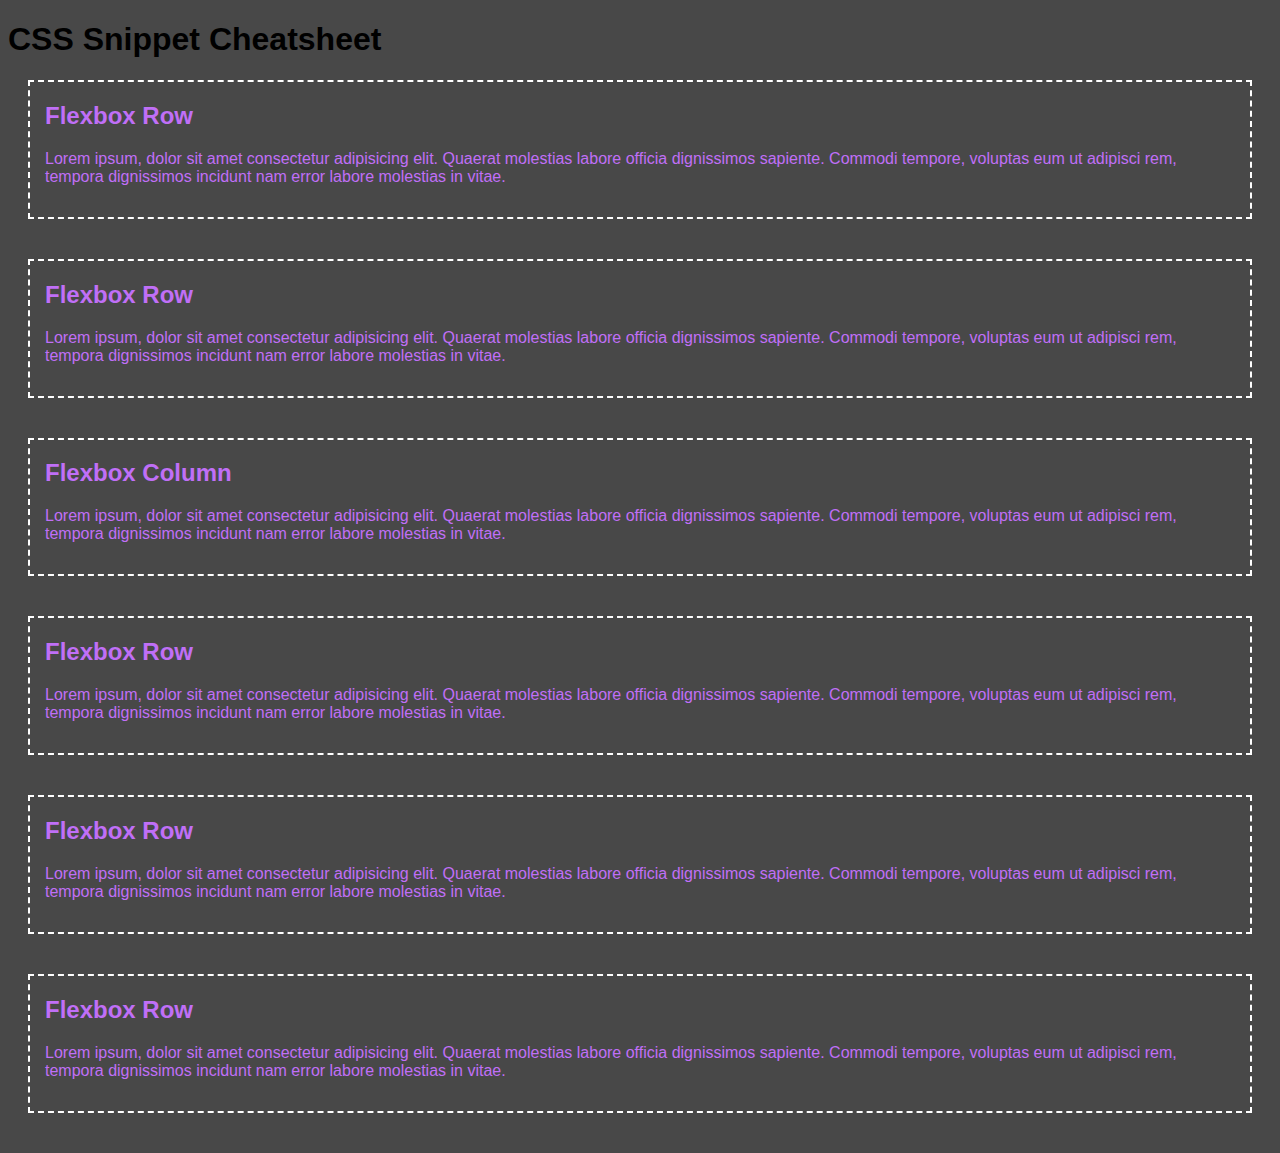
<file: 2/index.html>
<!DOCTYPE html>
<html lang="en">

<head>
    <meta charset="UTF-8">
    <meta http-equiv="X-UA-Compatible" content="IE=edge">
    <meta name="viewport" content="width=device-width, initial-scale=1.0">
    <link rel="stylesheet" href="./assets/style.css" />

    <title>Document</title>
</head>

<body>

    <header> </header>
    <h1>CSS Snippet Cheatsheet</h1>

    <div class="box">
        <h2> Flexbox Row</h2>
            <p>
                Lorem ipsum, dolor sit amet consectetur adipisicing elit. Quaerat molestias labore officia dignissimos sapiente. Commodi tempore, voluptas eum ut adipisci rem, tempora dignissimos incidunt nam error labore molestias in vitae.
            </p>
        <div>

        </div>
    </div>
    
    <div class="box">
        <h2> Flexbox Row</h2>
            <p>
                Lorem ipsum, dolor sit amet consectetur adipisicing elit. Quaerat molestias labore officia dignissimos sapiente. Commodi tempore, voluptas eum ut adipisci rem, tempora dignissimos incidunt nam error labore molestias in vitae.
            </p>
        <div>

        </div>
    </div>
    <div class="box">
        <h2> Flexbox Column</h2>
            <p>
                Lorem ipsum, dolor sit amet consectetur adipisicing elit. Quaerat molestias labore officia dignissimos sapiente. Commodi tempore, voluptas eum ut adipisci rem, tempora dignissimos incidunt nam error labore molestias in vitae.
            </p>
        <div>

        </div>
    </div >
    <div class="box">
        <h2> Flexbox Row</h2>
            <p>
                Lorem ipsum, dolor sit amet consectetur adipisicing elit. Quaerat molestias labore officia dignissimos sapiente. Commodi tempore, voluptas eum ut adipisci rem, tempora dignissimos incidunt nam error labore molestias in vitae.
            </p>
        <div>

        </div>
    </div>
    <div class="box">
        <h2> Flexbox Row</h2>
            <p>
                Lorem ipsum, dolor sit amet consectetur adipisicing elit. Quaerat molestias labore officia dignissimos sapiente. Commodi tempore, voluptas eum ut adipisci rem, tempora dignissimos incidunt nam error labore molestias in vitae.
            </p>
        <div>

        </div>
    </div>
    <div class="box">
        <h2> Flexbox Row</h2>
            <p>
                Lorem ipsum, dolor sit amet consectetur adipisicing elit. Quaerat molestias labore officia dignissimos sapiente. Commodi tempore, voluptas eum ut adipisci rem, tempora dignissimos incidunt nam error labore molestias in vitae.
            </p>
        <div>

        </div>
    </div>

</body>

</html>
</file>
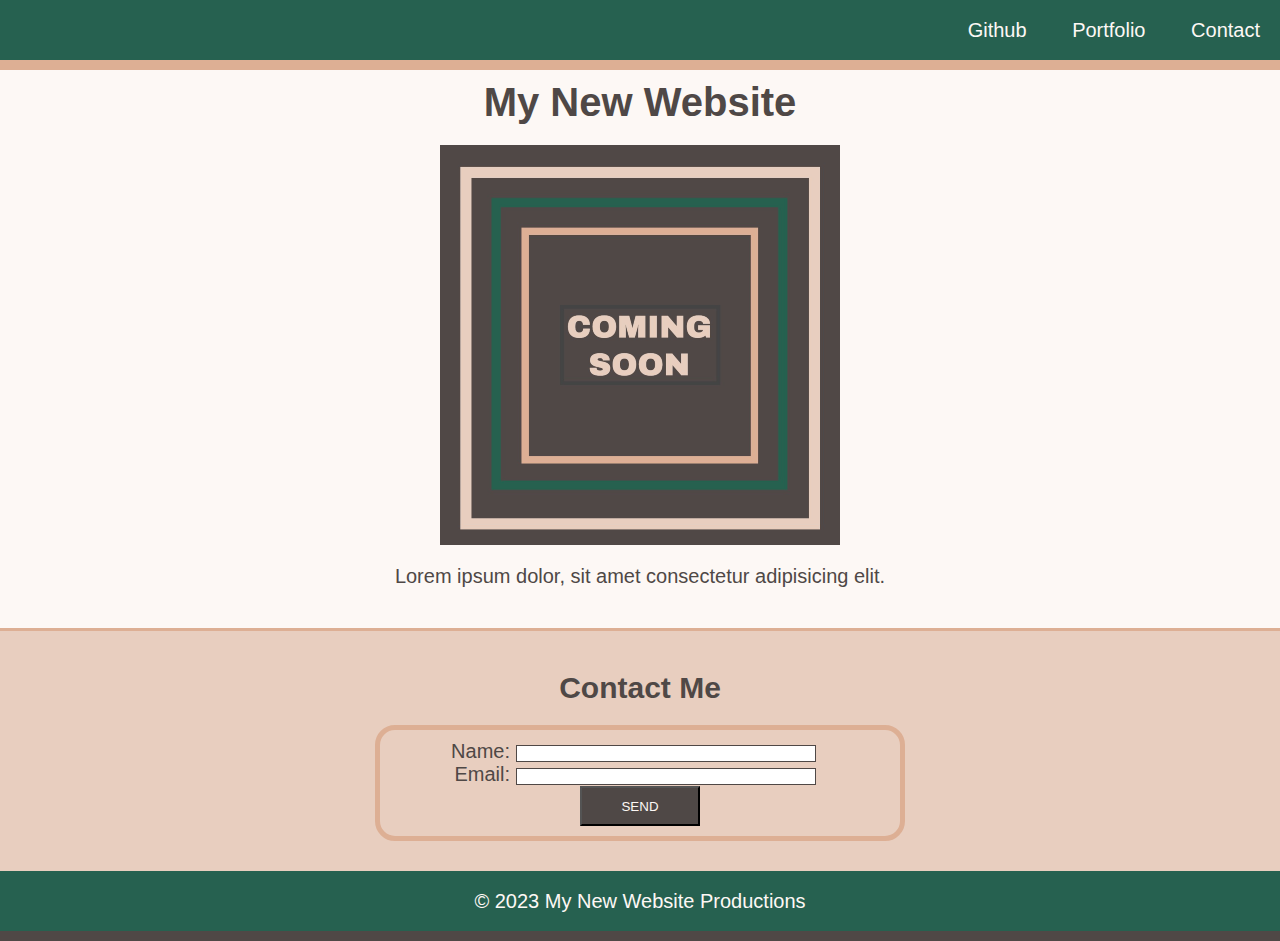
<file: 1/Main/index.html>
<!DOCTYPE html>
<html lang="en-US">
<head>
  <meta charset="UTF-8">
  <meta name="viewport" content="width=device-width, initial-scale=1.0">
  <link rel="stylesheet" type="text/css" href="./assets/css/style.css">
  <title>My Landing Page</title>
</head>

<body>
  <header>
    <nav class="text-right">
      <ul>
        <li> <a href="https://github.com/">Github</a></li>
        <li> <a href="#">Portfolio</a></li>
        <li> <a href="#contact">Contact</a></li>
      </ul>
    </nav>
  </header>

  <main>
    <h1 class="text-center">My New Website</h1>
    <figure>
      <img src="./assets/images/image-1.png" alt="Graphic with Coming Soon text">
      <figcaption class="text-center">Lorem ipsum dolor, sit amet consectetur adipisicing elit.</figcaption>
    </figure>
    <section id="contact">
      <h2 class="text-center">Contact Me</h2>
      <form>
        <ul>
          <li>
            <label class="text-right" for="name">Name:</label>
            <input type="text" id="name" name="user-name">
          </li>
          <li>
            <label class="text-right" for="email">Email:</label>
            <input type="text" id="email" name="user-email">
          </li>
        </ul>
        <div class="text-center">
          <button type="submit">SEND</button>
        </div>
      </form>
    </section>
  </main>

  <footer class="text-center">
    © 2023 My New Website Productions 
  </footer>
    
</body>
</html>
</file>
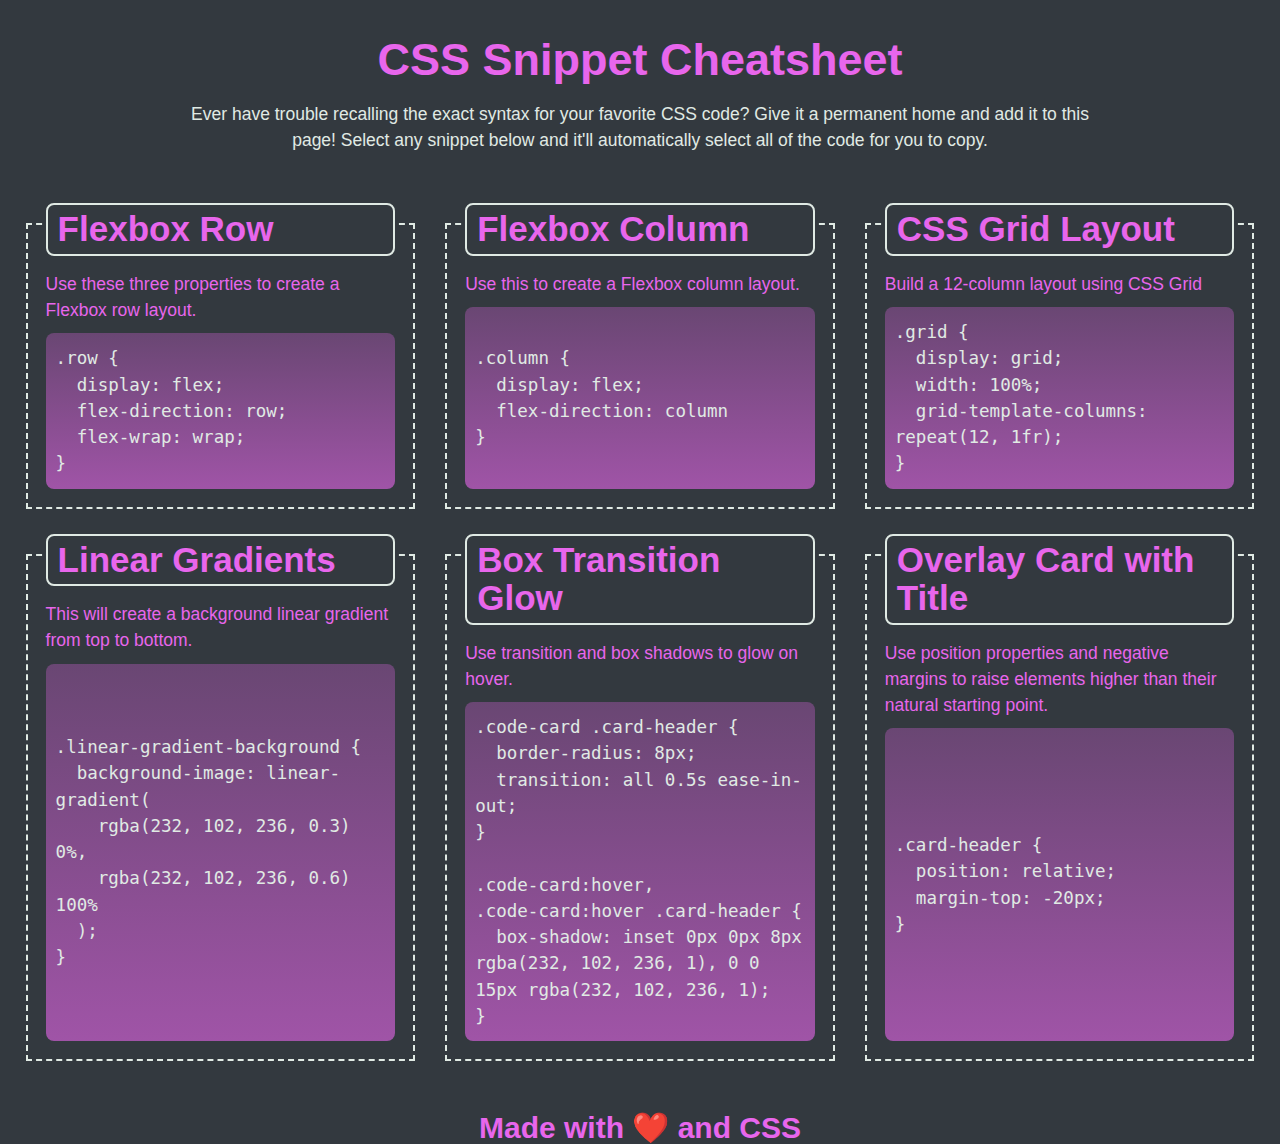
<file: 2/Main/index.html>
<!DOCTYPE html>
<html lang="en">

<head>
  <meta charset="UTF-8">
  <meta name="viewport" content="width=device-width, initial-scale=1.0">
  <title>CSS Snippet Cheatsheet</title>
  <link rel="stylesheet" href="assets/css/reset.css" />
  <link rel="stylesheet" href="./assets/css/style.css" />
</head>

<body>


  <header>
    <h1 class="page-title">
      CSS Snippet Cheatsheet
    </h1>
    <p>
      Ever have trouble recalling the exact syntax for your favorite CSS code? Give it a permanent home and add it to
      this page! Select any snippet below and it'll automatically select all of the code for you to copy.
    </p>
  </header>

  <main>
    <section class="row justify-center">
      <div class="card-column">
        <figure class="card code-card">
          <h2 class="card-header">Flexbox Row</h2>
          <div class="card-body">
            <p>Use these three properties to create a Flexbox row layout.</p>
          </div>
          <!-- with the <pre> element, it counts all spaces literally, so proper code indentation cannot be applied in this case -->
          <pre class="code-block"><code>.row {
  display: flex;
  flex-direction: row;
  flex-wrap: wrap;
}</code></pre>
        </figure>
      </div>
      <div class="card-column">
        <figure class="card code-card">
          <h2 class="card-header">Flexbox Column</h2>
          <div class="card-body">
            <p>Use this to create a Flexbox column layout.</p>
          </div>
          <pre class="code-block"><code>.column {
  display: flex;
  flex-direction: column
}</code></pre>
        </figure>
      </div>

      <div class="card-column">
        <figure class="card code-card">
          <h2 class="card-header">CSS Grid Layout</h2>
          <div class="card-body">
            <p>Build a 12-column layout using CSS Grid</p>
          </div>
          <pre class="code-block"><code>.grid {
  display: grid;
  width: 100%;
  grid-template-columns: repeat(12, 1fr);
}</code></pre>
        </figure>
      </div>
      <div class="card-column">
        <figure class="card code-card">
          <h2 class="card-header">Linear Gradients</h2>
          <div class="card-body">
            <p>This will create a background linear gradient from top to bottom.</p>
          </div>
          <pre class="code-block"><code>.linear-gradient-background {
  background-image: linear-gradient(
    rgba(232, 102, 236, 0.3) 0%,
    rgba(232, 102, 236, 0.6) 100%
  );
}</code></pre>
        </figure>
      </div>
      <div class="card-column">
        <figure class="card code-card">
          <h2 class="card-header">Box Transition Glow</h2>
          <div class="card-body">
            <p>Use transition and box shadows to glow on hover.</p>
          </div>
          <pre class="code-block"><code>.code-card .card-header {
  border-radius: 8px;
  transition: all 0.5s ease-in-out;
}

.code-card:hover,
.code-card:hover .card-header {
  box-shadow: inset 0px 0px 8px rgba(232, 102, 236, 1), 0 0 15px rgba(232, 102, 236, 1);
}</code></pre>
        </figure>
      </div>

      <div class="card-column">
        <figure class="card code-card">
          <h2 class="card-header">Overlay Card with Title</h2>
          <div class="card-body">
            <p>Use position properties and negative margins to raise elements higher than their natural starting point.
            </p>
          </div>
          <pre class="code-block"><code>.card-header {
  position: relative;
  margin-top: -20px;
}</code></pre>
        </figure>
      </div>
    </section>
  </main>

  <footer>
    <h3>Made with <span role="img" aria-label="heart">❤️</span> and CSS</h3>
  </footer>

</body>

</html>
</file>
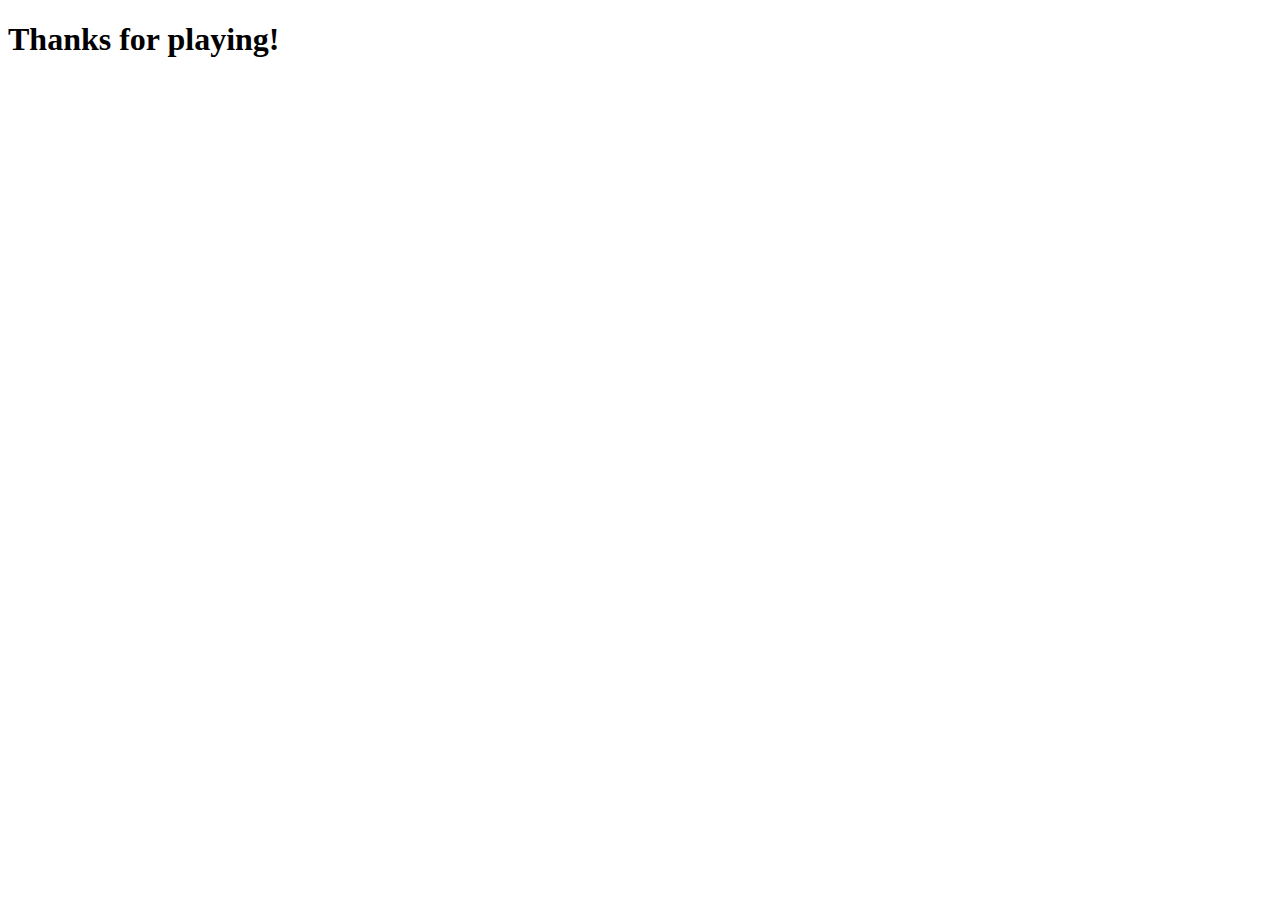
<file: 3/Main/index.html>
<!DOCTYPE html>
<html lang="en">

<head>
  <meta charset="UTF-8" />
  <meta name="viewport" content="width=device-width, initial-scale=1.0" />
  <title>Rock, Paper, Scissors</title>
</head>

<body>
  <h1>Thanks for playing!</h1>
  
  <script src="./script.js"></script>
</body>
</html>
</file>
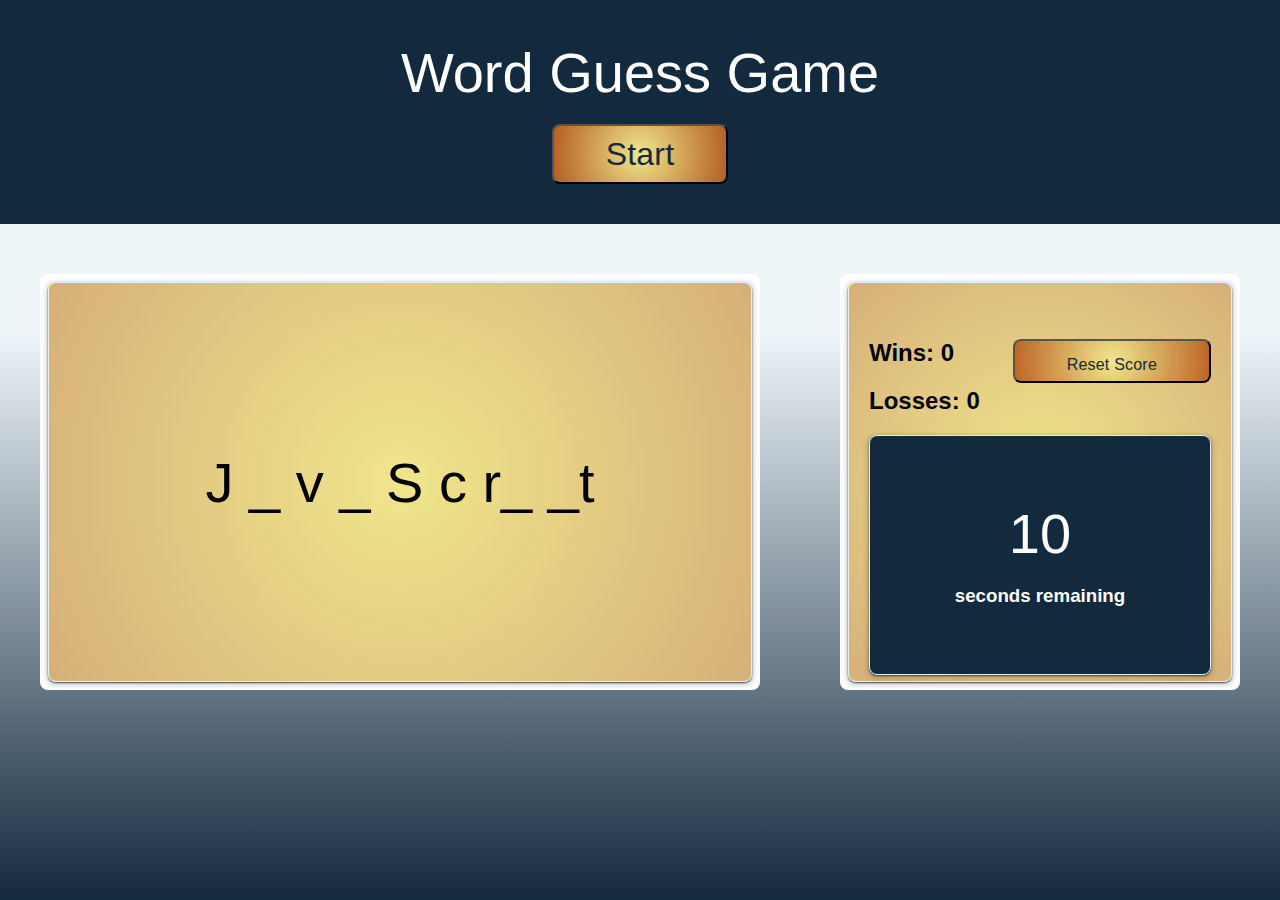
<file: 4/Main/index.html>
<!DOCTYPE html>
<html>
  <head>
    <title>CSS Box Styling</title>
    <meta charset="UTF-8" />
    <meta name="viewport" content="width=device-width, initial-scale=1" />
    <link rel="stylesheet" type="text/css" href="./assets/css/style.css" />
  </head>
  <body>
    <header>
      <div class= "large-font">Word Guess Game</div>
      <button class="start-button">Start</button>
    </header>

    <main>
      <section>
        <div class="card word-guess">
          <div class="large-font word-blanks">J _ v _ S c r_ _t</div>
        </div>
      </section>

      <section>
        <div class="card results">
          <div class = "win-loss-container">
          <div>
          <h2>Wins: <span class="win">0 </span> </h2>
          <h2>Losses: <span class="lose">0</span></h2>
        </div>
          <button class="reset-button">Reset Score</button>
      </div>
          <div class= "card timer">
            <div class = "timer-text">
            <div class="large-font timer-count">10</div>
            <h3>seconds remaining</h3>
          </div>
        
          </div>
        </div>
      </section>
    </main>
    <script src="assets/js/script.js"></script>
  </body>
</html>
</file>
<file: 2/assets/style.css>
* {
    font-family: 'Gill Sans', 'Gill Sans MT', Calibri, 'Trebuchet MS', sans-serif;
    background-color: #484848;

}

:root {
--background: #484848;
--accent: #c06ff7;
--base-font: 'Calibri', sans-serif;
--heading-font: 'Cambria', serif;
}

.box {
    flex: 1 1 300px;
    border: 2px dashed #fff;
    color: var(--accent);
    padding: 0 15px 15px;
    margin: 0 20px 40px;
}

h1 {

}

div {
    display: block;
}


@media screen {
    
}
</file>
<file: 1/Main/assets/css/style.css>
/* Universal Selector */
* {
  margin:0;
  padding:0;  
}

/* Element Selectors */
body {
  position: relative;
  font-family: "Goudy Bookletter 1911", sans-serif;
  font-size: 20px;
  background-color: #FDF8F5;
  color: #4F4846;
}

h1,
h2 {
  margin: 20px;
}

main {
  padding: 60px 0;
}

li {
  display: inline;
  padding: 0px 20px;
  text-decoration: none;
}

a {
  text-decoration: none;
  color: #FDF8F5;
}

header,
footer {
  height: 60px;
  width: 100%;
  line-height: 60px;
  background-color: #266150;
}

header {
  position: fixed;
  border-bottom: 10px solid #DDAF94;
}

footer {
  position: absolute;
  margin-top: 0;
  bottom: 0;
  border-bottom: 10px solid #4F4846;
  color: #FDF8F5;    
}

figure {
  margin-bottom: 40px;
}

img {
  display: block;
  margin: 20px auto;
}

section {
  margin-bottom: 0;
  padding: 20px 10px 40px 10px;
  border-top: 3px solid #DDAF94;
  background-color:  #E8CEBF;
}

form {
  /* Center the form on the page */
  margin: 0 auto;
  width: 500px;
  padding: 10px;
  border: 5px solid #DDAF94;
  border-radius: 20px;
}

label {
  display: inline-block;
  width: 100px;
}
  
input, 
textarea {
  box-sizing: border-box;
  width: 300px;
  border: 1px solid #4F4846;
}

textarea {
  vertical-align: top;
  height: 60px;
}
  
button {
  height: 40px;
  width: 120px;
  background-color: #4F4846;
  color: #FDF8F5;
}
 
/* Class Selectors */
.text-center {
  text-align: center;
}

.text-right {
  text-align: right;
}
</file>
<file: 2/Main/assets/css/style.css>
/* color scheme sourced from http://khroma.co/generator/ */
:root {
  --outer-space: #33393f;
  --bright-turquoise: #2aefcb;
  --gin: #e0eae4;
  --heliotrope: #e866ec;
}

/* set content highlight color and background */
::selection {
  background-color: var(--bright-turquoise);
  color: var(--outer-space);
}

html {
  /* set 1rem to 10px instead of native 16px to make it easier to calculate font-size values for the rest of the page (e.g. 1.6rem is 16px, 2.0rem is 20px, etc.) */
  font-size: 62.5%;
}

body {
  /* Sans Serif font stack is implemented to help select the best font for each type of computer operating system */
  font-family: -apple-system, BlinkMacSystemFont, 'Segoe UI', Roboto, Helvetica,
    Arial, sans-serif, 'Apple Color Emoji', 'Segoe UI Emoji', 'Segoe UI Symbol';

  /* set body font size to 1.75rem, which is 1.75x more than the font-size of 10px, making it 17.5px  */
  font-size: 1.75rem;
  line-height: 1.5;
  color: var(--gin);
  background-color: var(--outer-space);
}

h1,
h2,
h3,
h4,
h5,
h6 {
  margin-bottom: 0.625rem;
  color: var(--heliotrope);
  font-weight: 700;
  line-height: 1.1;
}

h1 {
  /* 4rem = 40px (4 * 10px) */
  font-size: 4rem;
}

h2 {
  font-size: 3.5rem;
}

h3 {
  font-size: 3rem;
}

h4 {
  font-size: 2.5rem;
}

h5 {
  font-size: 2rem;
}

h6 {
  font-size: 1.5rem;
}

p {
  margin-bottom: 1rem;
}

code {
  /* Monospace font stack is used for our code blocks to make it look more like code */
  font-family: Consolas, 'Andale Mono WT', 'Andale Mono', 'Lucida Console',
    'Lucida Sans Typewriter', 'DejaVu Sans Mono', 'Bitstream Vera Sans Mono',
    'Liberation Mono', 'Nimbus Mono L', Monaco, 'Courier New', Courier,
    monospace;
}

header {
  width: 96%;
  margin: 0 auto;
  padding: 2.5rem;
  text-align: center;
}

header h1.page-title {
  padding: 1rem 1.2rem;
  font-size: 4.5rem;
}

main {
  width: 96%;
  margin: 2rem auto;
}

footer {
  margin: 1.5rem;
  text-align: center;
}

/* create our main grid with flexbox, use negative margins to offset the padding on the .card-column class */
.row {
  display: flex;
  flex-wrap: wrap;
  flex-direction: row;
  margin-left: -1.5rem;
  margin-right: -1.5rem;
}

.justify-center {
  justify-content: center;
}

/* using a mobile-first approach, set base column width to be 100% and we'll update it using media queries for larger screen sizes */
.card-column {
  flex: 1 0 100%;
  padding: 1.5rem;
  /* when the screen resizes, make it so our columns don't jump in size */
  transition: flex-basis 500ms linear;
  margin-bottom: 1.5rem;
}

/* make each code card a flexbox column to align and justify content within it */
.code-card {
  display: flex;
  flex-direction: column;
  justify-content: flex-start;
  min-height: 100%;
  padding: 2rem;
  color: var(--heliotrope);

  /* outline is like border, but on the outside of the box instead of inside */
  outline: 2px dashed var(--gin);
  outline-offset: -2px;
  transition: all 0.5s ease-in-out;
}

.code-card .card-header {
  /* use position and negative margins to move title of card over the card's outline and create an overlap effect */
  position: relative;
  margin: -4rem 0 1.5rem 0;
  padding: 0.5rem 1rem;
  background-color: var(--outer-space);
  color: var(--heliotrope);
  border: 2px solid var(--gin);
  border-radius: 8px;
  transition: all 0.5s ease-in-out;
}

/* set an outer and inner drop shadow on the card to create a glowing effect on hover */
.code-card:hover,
.code-card:hover .card-header {
  box-shadow: inset 0px 0px 8px var(--heliotrope), 0 0 15px var(--heliotrope);
}

/* each card's code block grows to the height of the largest code block on the page, making each card even in height */
.code-card .code-block {
  flex-grow: 1;
}

.code-card pre {
  /* set styles to make it so code wraps in <pre> instead of overflowing */
  white-space: pre-wrap;
  overflow: auto;
  tab-size: 4;
  padding: 1.2rem 1rem;
  color: var(--gin);
  border-radius: 8px;
  /* use linear-gradient() function to create a fading background  */
  background-image: linear-gradient(
    rgba(232, 102, 236, 0.3) 0%,
    rgba(232, 102, 236, 0.6) 100%
  );
  display: flex;
  align-items: center;
}

/* on <pre> click, select all contents so the code is highlighted */
.code-card pre:active {
  user-select: all;
}

/* using a mobile-first approach, use `min-width` values going from narrow -> wide for a responsive design */
@media screen and (min-width: 768px) {
  /* on tablets, set columns to only be 50% of the width and not grow */
  .card-column {
    flex: 0 0 50%;
    max-width: 50%;
  }

  /* select the last child to grow to full width if it has space to grow */
  .card-column:last-child {
    flex-grow: 1;
  }
}

/* media query for larger screens */
@media screen and (min-width: 992px) {
  header {
    width: 75%;
  }

  .card-column {
    flex: 0 0 33.333%;
    max-width: 33.333%;
  }
}
</file>
<file: 4/Main/assets/css/style.css>
* {
  box-sizing: border-box;
}

body {
  font-family: Arial;
  margin: 0;
  display: flex;
  flex-direction: column;
  min-height: 100vh;
  justify-content: flex-start;
  background: linear-gradient(0deg, rgba(19,41,61,1) 0%, rgba(237,245,249,1) 63%);
}

.reset-button {
  font-size: 16px;
  height: 30px;
  line-height: 8px;
  margin-top: 20px;
}

.win-loss-container {
  display: flex;
  justify-content: space-between;
  margin-top: 16px;
}

button {
  background: radial-gradient(circle, rgba(240,230,140,1) 0%, rgba(187,96,33,0.9542191876750701) 100%);
  border-radius: 8px;
  color: #13293d;
  cursor: pointer;
  font-size: 2em;
  letter-spacing: 0.21px;
  line-height: 16px;
  max-width: 255px;
  padding: 20px 52px;
  text-align: center;
  transition-duration: 0.15s;
  transition-property: background-color;
  transition-timing-function: linear;
  margin-top: 0.6em;
}

header {
  padding: 40px;
  text-align: center;
  background: #13293d;
  color: #fff;
  border-bottom:30px #879274;
}

main {
  display: flex;
  flex-wrap: wrap;
  justify-content: space-around;
}

section {
  flex: 0 auto;
  padding: 8px;
  margin-top: 50px;
  background-color: white;
  border-radius: 8px;
}

.word-guess {
  width: 55vw;
  height: 400px;
}

.results {
  width: 30vw;
  height: 400px;
}

.card {
  background: radial-gradient(circle, rgba(240,230,140,1) 0%, rgba(187,124,33,0.604079131652661) 100%);
  border: 1px solid #eceff1;
  border-radius: 8px;
  box-shadow: rgba(60, 64, 67, 2) 0 1px 2px 0,
    rgba(60, 64, 67, 0.15) 0 2px 4px 3px;
  margin: auto;
  padding: 20px;
}

.word-blanks {
  line-height: 360px;
}

.large-font {
  font-size: 3.5em;
  text-align:center;
}

.timer {
  height: 240px;
  padding: 10px;
  background: #13293d;
  color: #fff;
  text-align: center;
}

.timer-text {
  padding: 55px;
}

@media screen and (max-width: 1183px) {
  main {
    flex-direction: column;
  }

  .word-guess,
  .results {
    width: 90vw;
  }

  section {
    background-color: white;
    margin: 20px auto;
    width: 92vw;
  }
}

@media screen and (max-width: 504px) {
  .large-font {
    font-size: 2em;
  }

  .reset-button {
    font-size: 12px;
    width: 20ox;
    
  }

  .timer {
    height: 200px;
  }
</file>
